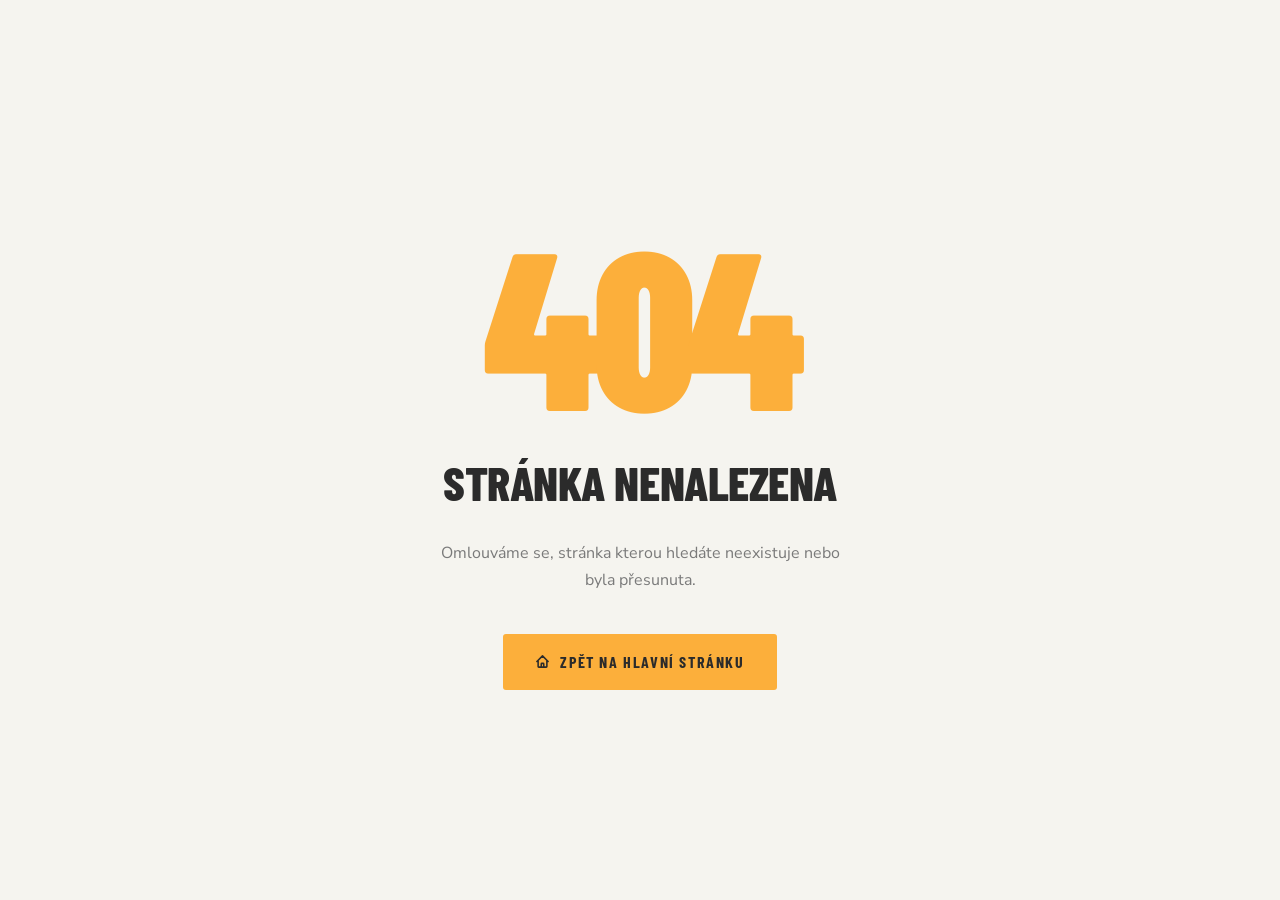
<file: errorPage.html>
<!DOCTYPE html>
<html lang="cs">
<head>
  <meta charset="UTF-8">
  <meta name="viewport" content="width=device-width, initial-scale=1.0">
  <meta name="format-detection" content="telephone=no, address=no, email=no">
  <title>Stránka nenalezena — PYTLOUNSTAV s.r.o.</title>
  <link rel="icon" type="image/png" sizes="32x32" href="media/logo.png">
  <link rel="icon" type="image/png" sizes="192x192" href="media/logo.png">
  <link rel="apple-touch-icon" sizes="180x180" href="media/logo.png">
  <link rel="preconnect" href="https://fonts.googleapis.com">
  <link rel="preconnect" href="https://fonts.gstatic.com" crossorigin>
  <link rel="stylesheet" href="style.css">
  <style>
    .error-page {
      min-height: 100svh;
      display: flex;
      flex-direction: column;
      align-items: center;
      justify-content: center;
      background: var(--warm);
      padding: 40px 24px;
      text-align: center;
    }
    .error-code {
      font-family: 'Barlow Condensed', sans-serif;
      font-size: clamp(6rem, 20vw, 14rem);
      font-weight: 900;
      line-height: 1;
      letter-spacing: -0.04em;
      color: var(--yellow);
      margin-bottom: 0;
    }
    .error-title {
      font-family: 'Barlow Condensed', sans-serif;
      font-size: clamp(1.8rem, 4vw, 3rem);
      font-weight: 800;
      text-transform: uppercase;
      letter-spacing: -0.01em;
      color: var(--dark);
      margin-top: 8px;
      margin-bottom: 16px;
    }
    .error-desc {
      font-size: 1rem;
      color: var(--muted);
      line-height: 1.7;
      max-width: 420px;
      margin-bottom: 40px;
    }
    .error-back {
      display: inline-flex;
      align-items: center;
      gap: 10px;
      padding: 14px 32px;
      background: var(--yellow);
      color: var(--dark);
      font-family: 'Barlow Condensed', sans-serif;
      font-size: 1rem;
      font-weight: 700;
      letter-spacing: 0.1em;
      text-transform: uppercase;
      text-decoration: none;
      border-radius: 3px;
      transition: background 0.2s ease, transform 0.2s ease;
    }
    .error-back:hover {
      background: #f5a520;
      transform: translateY(-1px);
    }
  </style>
</head>
<body>
  <div class="error-page">
    <div class="error-code">404</div>
    <h1 class="error-title">Stránka nenalezena</h1>
    <p class="error-desc">Omlouváme se, stránka kterou hledáte neexistuje nebo byla přesunuta.</p>
    <a href="/" class="error-back">
      <svg width="15" height="15" viewBox="0 0 24 24" fill="none" stroke="currentColor" stroke-width="2.5" stroke-linecap="round" stroke-linejoin="round">
        <path d="M3 12l2-2m0 0l7-7 7 7M5 10v10a1 1 0 001 1h3m10-11l2 2m-2-2v10a1 1 0 01-1 1h-3m-6 0a1 1 0 001-1v-4a1 1 0 011-1h2a1 1 0 011 1v4a1 1 0 001 1m-6 0h6"/>
      </svg>
      Zpět na hlavní stránku
    </a>
  </div>
</body>
</html>
</file>
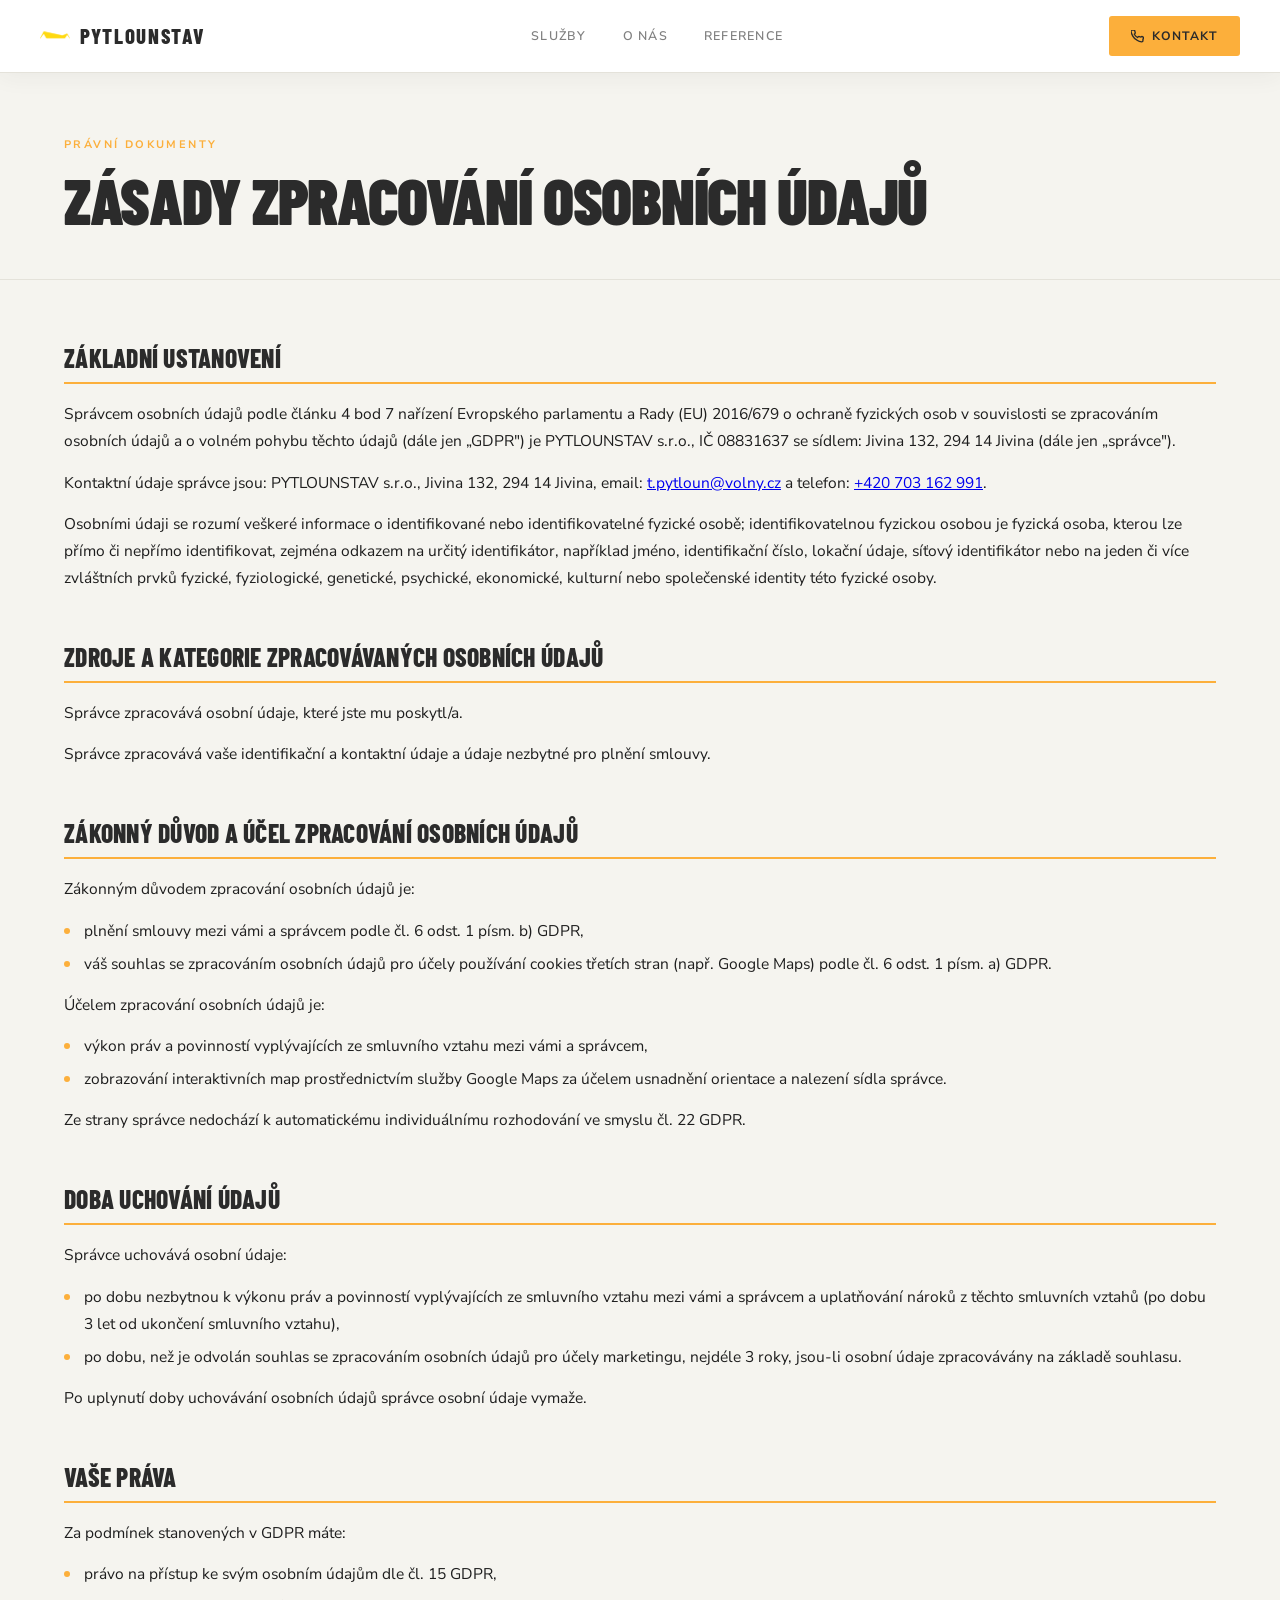
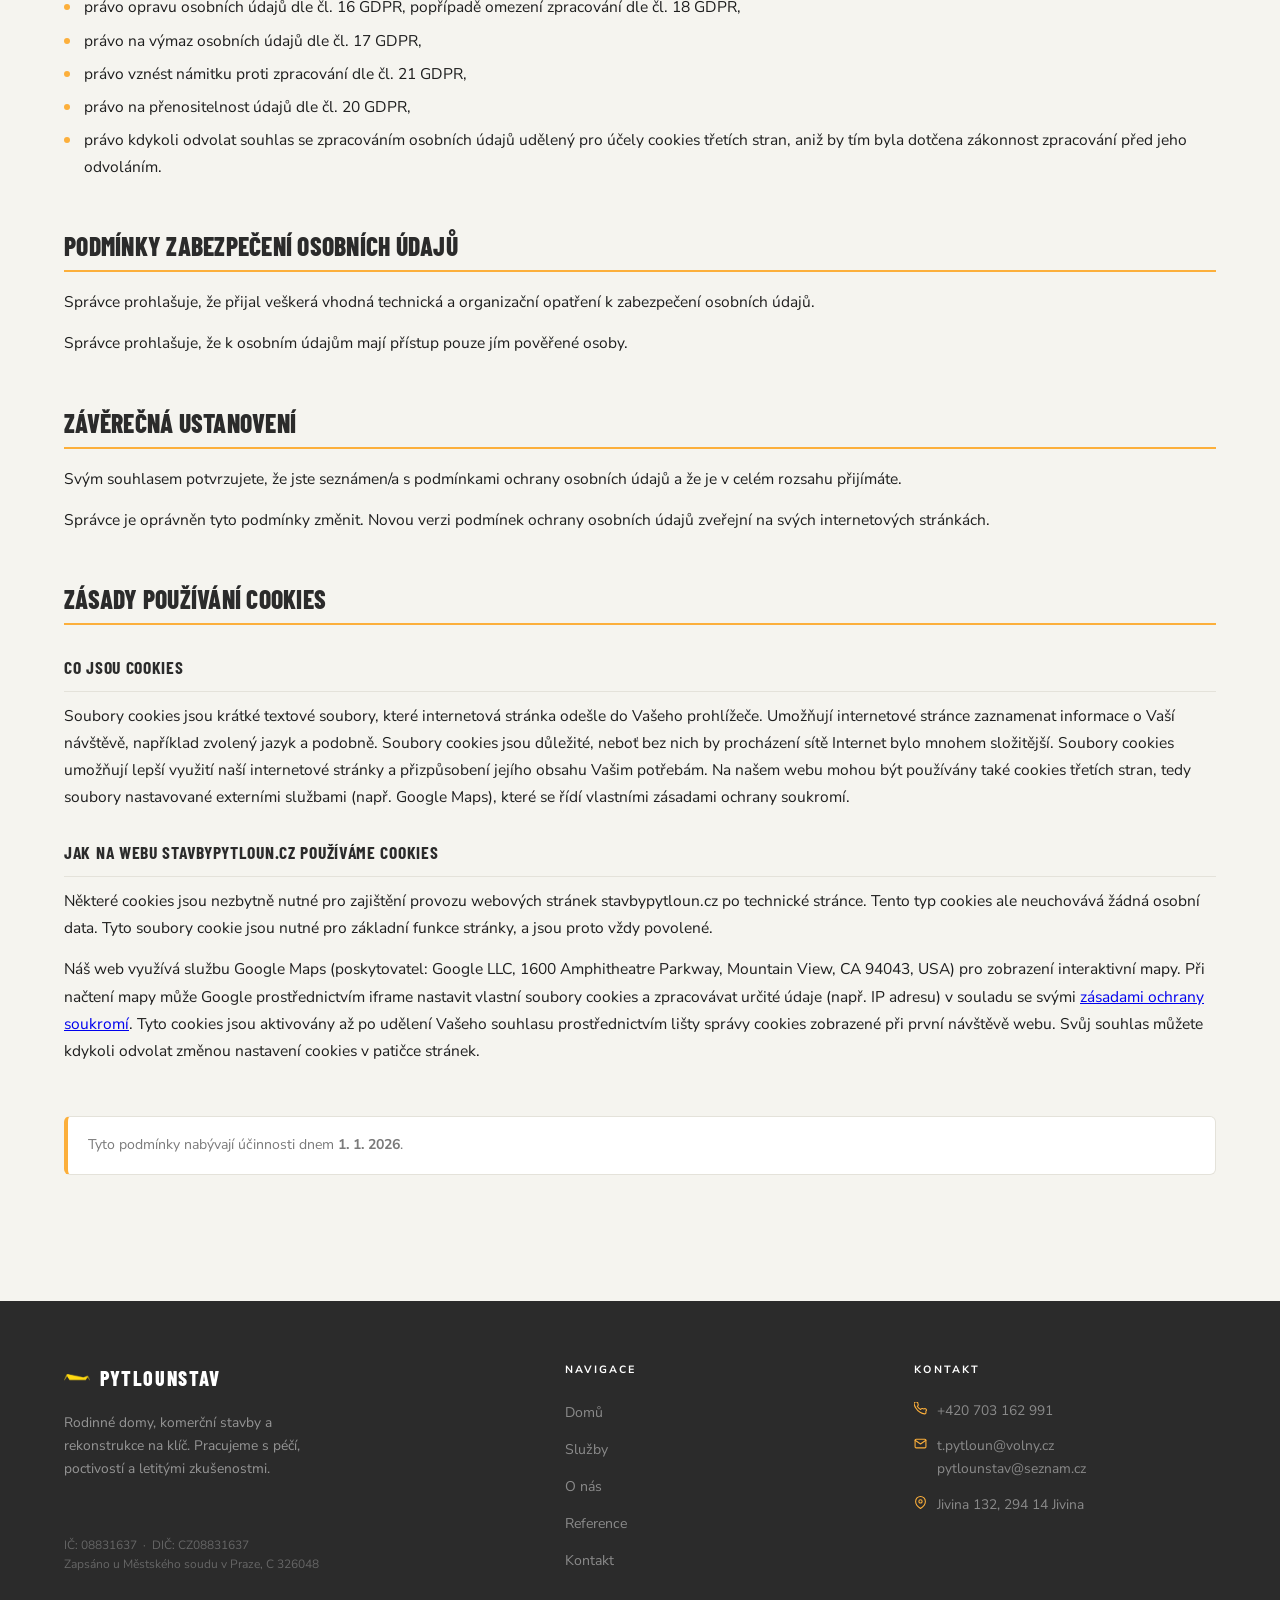
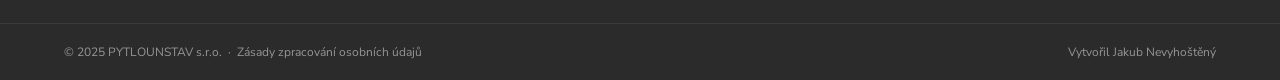
<file: zasady-zpracovani-osobnich-udaju.html>
<!DOCTYPE html>
<html lang="cs">
<head>
  <meta charset="UTF-8">
  <meta name="viewport" content="width=device-width, initial-scale=1.0">
  <title>Zásady zpracování osobních údajů — PYTLOUNSTAV s.r.o.</title>
  <link rel="preconnect" href="https://fonts.googleapis.com">
  <link rel="preconnect" href="https://fonts.gstatic.com" crossorigin>
  <link rel="stylesheet" href="style.css">
  <style>
    /* ── Page-specific styles ── */
    .gdpr-hero {
      background: var(--warm);
      padding: calc(var(--nav-h) + 64px) 0 48px;
      border-bottom: 1px solid var(--border);
    }
    .gdpr-hero-inner {
      max-width: 1280px;
      margin: 0 auto;
      padding: 0 64px;
    }
    .gdpr-hero-label {
      font-size: 0.68rem;
      font-weight: 700;
      letter-spacing: 0.22em;
      text-transform: uppercase;
      color: var(--yellow);
      margin-bottom: 16px;
    }
    .gdpr-hero h1 {
      font-family: 'Barlow Condensed', sans-serif;
      font-size: clamp(2.4rem, 5vw, 4.5rem);
      font-weight: 900;
      text-transform: uppercase;
      letter-spacing: -0.02em;
      line-height: 0.95;
      color: var(--dark);
    }

    .gdpr-content {
      background: var(--warm);
      padding: 64px 0 112px;
    }
    .gdpr-inner {
      max-width: 1280px;
      margin: 0 auto;
      padding: 0 64px;
    }

    .gdpr-inner h2 {
      font-family: 'Barlow Condensed', sans-serif;
      font-size: 1.6rem;
      font-weight: 800;
      text-transform: uppercase;
      letter-spacing: 0.01em;
      color: var(--dark);
      margin-top: 52px;
      margin-bottom: 16px;
      padding-bottom: 10px;
      border-bottom: 2px solid var(--yellow);
      line-height: 1.75rem;
    }
    .gdpr-inner h2:first-child { margin-top: 0; }

    .gdpr-inner p {
      color: var(--text);
      font-size: 0.97rem;
      line-height: 1.75;
      margin-bottom: 14px;
    }

    .gdpr-inner ul {
      margin: 0 0 14px 0;
      padding-left: 0;
      list-style: none;
    }
    .gdpr-inner ul li {
      position: relative;
      padding-left: 20px;
      font-size: 0.97rem;
      line-height: 1.75;
      color: var(--text);
      margin-bottom: 6px;
    }
    .gdpr-inner ul li::before {
      content: '';
      position: absolute;
      left: 0;
      top: 11px;
      width: 6px;
      height: 6px;
      background: var(--yellow);
      border-radius: 50%;
    }

    .gdpr-h3 {
      font-family: 'Barlow Condensed', sans-serif;
      font-size: 1.1rem;
      font-weight: 700;
      text-transform: uppercase;
      letter-spacing: 0.04em;
      color: var(--dark);
      margin-top: 28px;
      margin-bottom: 10px;
      padding-bottom: 8px;
      border-bottom: 1px solid var(--border);
    }

    .gdpr-inner .gdpr-date {
      margin-top: 52px;
      padding: 16px 20px;
      background: var(--white);
      border: 1px solid var(--border);
      border-left: 4px solid var(--yellow);
      border-radius: 6px;
      font-size: 0.88rem;
      color: var(--muted);
    }

    @media (max-width: 1100px) {
      .gdpr-hero-inner,
      .gdpr-inner { padding: 0 40px; }
    }
    @media (max-width: 640px) {
      .gdpr-hero-inner,
      .gdpr-inner { padding: 0 24px; }
    }
  </style>
</head>
<body>

  <!-- ═══════════════ NAVBAR ═════════════════════════ -->
  <nav id="navbar" class="scrolled">
    <div class="nav-inner">

      <a href="/" class="nav-logo">
        <img src="media/logo.png" alt="" class="nav-logo-img">
        PYTLOUNSTAV
      </a>

      <ul class="nav-links">
        <li><a href="/#sluzby">Služby</a></li>
        <li><a href="/#o-nas">O nás</a></li>
        <li><a href="/#reference">Reference</a></li>
      </ul>

      <a href="/#kontakt" class="nav-cta">
        <svg width="13" height="13" viewBox="0 0 24 24" fill="none" stroke="currentColor" stroke-width="2.5" stroke-linecap="round" stroke-linejoin="round">
          <path d="M22 16.92v3a2 2 0 01-2.18 2 19.79 19.79 0 01-8.63-3.07A19.5 19.5 0 013.07 10.81 19.79 19.79 0 01.01 2.18 2 2 0 012 0h3a2 2 0 012 1.72c.127.96.361 1.903.7 2.81a2 2 0 01-.45 2.11L6.09 7.91a16 16 0 006 6l1.27-1.27a2 2 0 012.11-.45c.907.339 1.85.573 2.81.7A2 2 0 0122 16.92z"/>
        </svg>
        Kontakt
      </a>

      <button class="menu-btn" id="menuBtn" aria-label="Otevřít menu" aria-expanded="false">
        <span class="bar"></span>
        <span class="bar"></span>
        <span class="bar"></span>
      </button>

    </div>
  </nav>

  <!-- Mobile menu -->
  <div id="mobile-menu" role="dialog" aria-label="Navigace">
    <a href="/#sluzby">Služby</a>
    <a href="/#o-nas">O nás</a>
    <a href="/#reference">Reference</a>
    <a href="/#kontakt" class="mob-cta">
      <svg width="13" height="13" viewBox="0 0 24 24" fill="none" stroke="currentColor" stroke-width="2.5" stroke-linecap="round" stroke-linejoin="round">
        <path d="M22 16.92v3a2 2 0 01-2.18 2 19.79 19.79 0 01-8.63-3.07A19.5 19.5 0 013.07 10.81 19.79 19.79 0 01.01 2.18 2 2 0 012 0h3a2 2 0 012 1.72c.127.96.361 1.903.7 2.81a2 2 0 01-.45 2.11L6.09 7.91a16 16 0 006 6l1.27-1.27a2 2 0 012.11-.45c.907.339 1.85.573 2.81.7A2 2 0 0122 16.92z"/>
      </svg>
      Kontakt
    </a>
  </div>

  <!-- ═══════════════ PAGE HEADER ════════════════════ -->
  <section class="gdpr-hero">
    <div class="gdpr-hero-inner">
      <div class="gdpr-hero-label">Právní dokumenty</div>
      <h1>Zásady zpracování osobních údajů</h1>
    </div>
  </section>

<!-- ═══════════════ CONTENT ════════════════════════ -->
  <section class="gdpr-content">
    <div class="gdpr-inner">

      <h2>Základní ustanovení</h2>
      <p>Správcem osobních údajů podle článku 4 bod 7 nařízení Evropského parlamentu a Rady (EU) 2016/679 o ochraně fyzických osob v souvislosti se zpracováním osobních údajů a o volném pohybu těchto údajů (dále jen „GDPR") je PYTLOUNSTAV s.r.o., IČ 08831637 se sídlem: Jivina 132, 294 14 Jivina (dále jen „správce").</p>
      <p>Kontaktní údaje správce jsou: PYTLOUNSTAV s.r.o., Jivina 132, 294 14 Jivina, email: <a href="mailto:t.pytloun@volny.cz">t.pytloun@volny.cz</a> a telefon: <a href="tel:+420703162991">+420 703 162 991</a>.</p>
      <p>Osobními údaji se rozumí veškeré informace o identifikované nebo identifikovatelné fyzické osobě; identifikovatelnou fyzickou osobou je fyzická osoba, kterou lze přímo či nepřímo identifikovat, zejména odkazem na určitý identifikátor, například jméno, identifikační číslo, lokační údaje, síťový identifikátor nebo na jeden či více zvláštních prvků fyzické, fyziologické, genetické, psychické, ekonomické, kulturní nebo společenské identity této fyzické osoby.</p>

      <h2>Zdroje a kategorie zpracovávaných osobních údajů</h2>
      <p>Správce zpracovává osobní údaje, které jste mu poskytl/a.</p>
      <p>Správce zpracovává vaše identifikační a kontaktní údaje a údaje nezbytné pro plnění smlouvy.</p>

      <h2>Zákonný důvod a účel zpracování osobních údajů</h2>
      <p>Zákonným důvodem zpracování osobních údajů je:</p>
      <ul>
        <li>plnění smlouvy mezi vámi a správcem podle čl. 6 odst. 1 písm. b) GDPR,</li>
        <li>váš souhlas se zpracováním osobních údajů pro účely používání cookies třetích stran (např. Google Maps) podle čl. 6 odst. 1 písm. a) GDPR.</li>
      </ul>
      <p>Účelem zpracování osobních údajů je:</p>
      <ul>
        <li>výkon práv a povinností vyplývajících ze smluvního vztahu mezi vámi a správcem,</li>
        <li>zobrazování interaktivních map prostřednictvím služby Google Maps za účelem usnadnění orientace a nalezení sídla správce.</li>
      </ul>
      <p>Ze strany správce nedochází k automatickému individuálnímu rozhodování ve smyslu čl. 22 GDPR.</p>

      <h2>Doba uchování údajů</h2>
      <p>Správce uchovává osobní údaje:</p>
      <ul>
        <li>po dobu nezbytnou k výkonu práv a povinností vyplývajících ze smluvního vztahu mezi vámi a správcem a uplatňování nároků z těchto smluvních vztahů (po dobu 3 let od ukončení smluvního vztahu),</li>
        <li>po dobu, než je odvolán souhlas se zpracováním osobních údajů pro účely marketingu, nejdéle 3 roky, jsou-li osobní údaje zpracovávány na základě souhlasu.</li>
      </ul>
      <p>Po uplynutí doby uchovávání osobních údajů správce osobní údaje vymaže.</p>

      <h2>Vaše práva</h2>
      <p>Za podmínek stanovených v GDPR máte:</p>
      <ul>
        <li>právo na přístup ke svým osobním údajům dle čl. 15 GDPR,</li>
        <li>právo opravu osobních údajů dle čl. 16 GDPR, popřípadě omezení zpracování dle čl. 18 GDPR,</li>
        <li>právo na výmaz osobních údajů dle čl. 17 GDPR,</li>
        <li>právo vznést námitku proti zpracování dle čl. 21 GDPR,</li>
        <li>právo na přenositelnost údajů dle čl. 20 GDPR,</li>
        <li>právo kdykoli odvolat souhlas se zpracováním osobních údajů udělený pro účely cookies třetích stran, aniž by tím byla dotčena zákonnost zpracování před jeho odvoláním.</li>
      </ul>

      <h2>Podmínky zabezpečení osobních údajů</h2>
      <p>Správce prohlašuje, že přijal veškerá vhodná technická a organizační opatření k zabezpečení osobních údajů.</p>
      <p>Správce prohlašuje, že k osobním údajům mají přístup pouze jím pověřené osoby.</p>

      <h2>Závěrečná ustanovení</h2>
      <p>Svým souhlasem potvrzujete, že jste seznámen/a s podmínkami ochrany osobních údajů a že je v celém rozsahu přijímáte.</p>
      <p>Správce je oprávněn tyto podmínky změnit. Novou verzi podmínek ochrany osobních údajů zveřejní na svých internetových stránkách.</p>

      <h2>Zásady používání cookies</h2>
      <h3 class="gdpr-h3">Co jsou cookies</h3>
      <p>Soubory cookies jsou krátké textové soubory, které internetová stránka odešle do Vašeho prohlížeče. Umožňují internetové stránce zaznamenat informace o Vaší návštěvě, například zvolený jazyk a podobně. Soubory cookies jsou důležité, neboť bez nich by procházení sítě Internet bylo mnohem složitější. Soubory cookies umožňují lepší využití naší internetové stránky a přizpůsobení jejího obsahu Vašim potřebám. Na našem webu mohou být používány také cookies třetích stran, tedy soubory nastavované externími službami (např. Google Maps), které se řídí vlastními zásadami ochrany soukromí.</p>

      <h3 class="gdpr-h3">Jak na webu stavbypytloun.cz používáme cookies</h3>
      <p>Některé cookies jsou nezbytně nutné pro zajištění provozu webových stránek stavbypytloun.cz po technické stránce. Tento typ cookies ale neuchovává žádná osobní data. Tyto soubory cookie jsou nutné pro základní funkce stránky, a jsou proto vždy povolené.</p>
      <p>Náš web využívá službu Google Maps (poskytovatel: Google LLC, 1600 Amphitheatre Parkway, Mountain View, CA 94043, USA) pro zobrazení interaktivní mapy. Při načtení mapy může Google prostřednictvím iframe nastavit vlastní soubory cookies a zpracovávat určité údaje (např. IP adresu) v souladu se svými <a href="https://policies.google.com/privacy" target="_blank" rel="noopener noreferrer">zásadami ochrany soukromí</a>. Tyto cookies jsou aktivovány až po udělení Vašeho souhlasu prostřednictvím lišty správy cookies zobrazené při první návštěvě webu. Svůj souhlas můžete kdykoli odvolat změnou nastavení cookies v patičce stránek.</p>

      <p class="gdpr-date">Tyto podmínky nabývají účinnosti dnem <strong>1. 1. 2026</strong>.</p>

    </div>
  </section>

  <!-- ═══════════════ FOOTER ════════════════════════ -->
  <footer class="footer">
    <div class="footer-inner">

      <div>
        <div class="footer-brand">
          <img src="media/logo.png" alt="" class="footer-logo-img">
          PYTLOUNSTAV
        </div>
        <p class="footer-about">
          Rodinné domy, komerční stavby a rekonstrukce na klíč.
          Pracujeme s péčí, poctivostí a letitými zkušenostmi.
        </p>
        <p class="footer-legal">
          IČ: 08831637 &nbsp;·&nbsp; DIČ: CZ08831637<br>
          Zapsáno u Městského soudu v Praze, C 326048
        </p>
      </div>

      <div>
        <div class="footer-heading">Navigace</div>
        <ul class="footer-links">
          <li><a href="/">Domů</a></li>
          <li><a href="/#sluzby">Služby</a></li>
          <li><a href="/#o-nas">O nás</a></li>
          <li><a href="/#reference">Reference</a></li>
          <li><a href="/#kontakt">Kontakt</a></li>
        </ul>
      </div>

      <div>
        <div class="footer-heading">Kontakt</div>
        <div class="footer-contact-item">
          <svg width="13" height="13" viewBox="0 0 24 24" fill="none" stroke="currentColor" stroke-width="2" stroke-linecap="round" stroke-linejoin="round">
            <path d="M22 16.92v3a2 2 0 01-2.18 2 19.79 19.79 0 01-8.63-3.07A19.5 19.5 0 013.07 10.81 19.79 19.79 0 01.01 2.18 2 2 0 012 0h3a2 2 0 012 1.72c.127.96.361 1.903.7 2.81a2 2 0 01-.45 2.11L6.09 7.91a16 16 0 006 6l1.27-1.27a2 2 0 012.11-.45c.907.339 1.85.573 2.81.7A2 2 0 0122 16.92z"/>
          </svg>
          <a href="tel:+420703162991">+420 703 162 991</a>
        </div>
        <div class="footer-contact-item">
          <svg width="13" height="13" viewBox="0 0 24 24" fill="none" stroke="currentColor" stroke-width="2" stroke-linecap="round" stroke-linejoin="round">
            <path d="M4 4h16c1.1 0 2 .9 2 2v12c0 1.1-.9 2-2 2H4c-1.1 0-2-.9-2-2V6c0-1.1.9-2 2-2z"/>
            <polyline points="22,6 12,13 2,6"/>
          </svg>
          <div>
            <a href="mailto:t.pytloun@volny.cz">t.pytloun@volny.cz</a>
            <a href="mailto:pytlounstav@seznam.cz">pytlounstav@seznam.cz</a>
          </div>
        </div>
        <div class="footer-contact-item">
          <svg width="13" height="13" viewBox="0 0 24 24" fill="none" stroke="currentColor" stroke-width="2" stroke-linecap="round" stroke-linejoin="round">
            <path d="M21 10c0 7-9 13-9 13s-9-6-9-13a9 9 0 0118 0z"/>
            <circle cx="12" cy="10" r="3"/>
          </svg>
          <span>Jivina 132, 294 14 Jivina</span>
        </div>
      </div>

    </div>

    <div class="footer-bottom">
      <span>&copy; 2025 PYTLOUNSTAV s.r.o. &nbsp;·&nbsp; <a href="/zasady-zpracovani-osobnich-udaju" class="footer-bottom-link">Zásady zpracování osobních údajů</a></span>
      <span>Vytvořil Jakub Nevyhoštěný</span>
    </div>
  </footer>

  <script src="script.js"></script>
</body>
</html>
</file>
<file: style.css>
/* =========================================================
   PYTLOUNSTAV — Global Styles
   Palette: #2b2b2b | #fcaf3b | #77b978 | #f37262 | #fff
   ========================================================= */

@import url('https://fonts.googleapis.com/css2?family=Barlow+Condensed:wght@600;700;800;900&family=Nunito+Sans:ital,wght@0,300;0,400;0,500;0,600;0,700;1,400&display=swap');

*, *::before, *::after { box-sizing: border-box; margin: 0; padding: 0; }

:root {
  --dark:   #2b2b2b;
  --yellow: #fcaf3b;
  --green:  #77b978;
  --coral:  #f37262;
  --white:  #ffffff;
  --warm:   #f5f4ef;
  --warm-2: #ebe9e1;
  --text:   #1e1e1e;
  --muted:  #7a7a7a;
  --border: #e4e2da;
  --nav-h:  72px;

  --shadow-sm:   0 1px 3px rgba(43,43,43,0.05), 0 4px 12px rgba(43,43,43,0.07);
  --shadow-card: 0 2px 4px rgba(43,43,43,0.04), 0 8px 20px rgba(43,43,43,0.08), 0 20px 40px rgba(43,43,43,0.05);
  --shadow-card-hover: 0 4px 8px rgba(43,43,43,0.06), 0 16px 32px rgba(43,43,43,0.11), 0 32px 56px rgba(43,43,43,0.07);
  --shadow-yellow: 0 4px 12px rgba(252,175,59,0.3), 0 12px 32px rgba(252,175,59,0.18);
}

html { scroll-behavior: smooth; font-size: 16px; }

body {
  font-family: 'Nunito Sans', system-ui, sans-serif;
  font-weight: 400;
  line-height: 1.7;
  color: var(--text);
  background: var(--warm);
  overflow-x: hidden;
}

/* ─── SECTION LABEL ──────────────────────────────────── */
.section-label {
  display: inline-flex;
  align-items: center;
  gap: 10px;
  font-size: 0.68rem;
  font-weight: 700;
  letter-spacing: 0.22em;
  text-transform: uppercase;
  color: var(--yellow);
}

.section-label::before {
  content: '';
  display: block;
  width: 24px;
  height: 2px;
  background: var(--yellow);
  flex-shrink: 0;
}

/* ─── NAVBAR ─────────────────────────────────────────── */
#navbar {
  position: fixed;
  top: 0; left: 0; right: 0;
  z-index: 100;
  height: var(--nav-h);
  transition: background 0.35s ease, box-shadow 0.35s ease;
  background: transparent;
}

#navbar .nav-logo   { color: var(--white); }
#navbar .nav-links a { color: rgba(255,255,255,0.8); }
#navbar .menu-btn   { color: var(--white); }

#navbar.scrolled {
  background: rgba(255,255,255,0.97);
  backdrop-filter: blur(14px);
  box-shadow: 0 1px 0 var(--border), 0 4px 24px rgba(43,43,43,0.06);
}

#navbar.scrolled .nav-logo   { color: var(--dark); }
#navbar.scrolled .nav-links a { color: rgba(43,43,43,0.6); }
#navbar.scrolled .menu-btn   { color: var(--dark); }

.nav-inner {
  max-width: 1280px;
  margin: 0 auto;
  padding: 0 40px;
  height: 100%;
  display: flex;
  align-items: center;
  justify-content: space-between;
}

.nav-logo {
  display: flex;
  align-items: center;
  gap: 10px;
  text-decoration: none;
  font-family: 'Barlow Condensed', sans-serif;
  font-size: 1.3rem;
  font-weight: 800;
  letter-spacing: 0.08em;
  text-transform: uppercase;
  transition: color 0.3s ease;
}

.nav-logo-img {
  height: 30px;
  width: auto;
  display: block;
  /* Always visible regardless of navbar state */
  filter: brightness(0) saturate(100%) invert(73%) sepia(76%) saturate(510%) hue-rotate(1deg) brightness(104%) contrast(100%);
}

.nav-links {
  display: flex;
  align-items: center;
  gap: 36px;
  list-style: none;
}

.nav-links a {
  text-decoration: none;
  font-size: 0.78rem;
  font-weight: 600;
  letter-spacing: 0.1em;
  text-transform: uppercase;
  transition: color 0.2s ease;
  position: relative;
  padding-bottom: 2px;
}

.nav-links a::after {
  content: '';
  position: absolute;
  bottom: -2px; left: 0;
  width: 0; height: 2px;
  background: var(--yellow);
  transition: width 0.25s ease;
}

.nav-links a:hover::after,
.nav-links a.active::after { width: 100%; }

#navbar .nav-links a:hover { color: var(--white); }
#navbar.scrolled .nav-links a:hover { color: var(--dark); }
#navbar .nav-links a.active { color: var(--white); }
#navbar.scrolled .nav-links a.active { color: var(--dark); }

.nav-cta {
  display: inline-flex;
  align-items: center;
  gap: 8px;
  padding: 10px 22px;
  background: var(--yellow);
  color: var(--dark);
  font-size: 0.76rem;
  font-weight: 700;
  letter-spacing: 0.08em;
  text-transform: uppercase;
  text-decoration: none;
  border-radius: 3px;
  transition: background 0.2s ease, transform 0.2s ease, box-shadow 0.2s ease;
}

.nav-cta:hover {
  background: #f5a520;
  transform: translateY(-1px);
  box-shadow: var(--shadow-yellow);
}

.nav-cta:active { transform: translateY(0); }

.menu-btn {
  display: none;
  flex-direction: column;
  justify-content: center;
  gap: 5px;
  background: none;
  border: none;
  cursor: pointer;
  padding: 4px;
  transition: color 0.3s ease;
}

/* Hamburger bars */
.bar {
  display: block;
  width: 22px;
  height: 2px;
  background: currentColor;
  border-radius: 2px;
  transform-origin: center;
  transition: transform 0.3s cubic-bezier(0.4, 0, 0.2, 1), opacity 0.2s ease;
}

.menu-btn.open .bar:nth-child(1) { transform: translateY(7px) rotate(45deg); }
.menu-btn.open .bar:nth-child(2) { opacity: 0; transform: scaleX(0); }
.menu-btn.open .bar:nth-child(3) { transform: translateY(-7px) rotate(-45deg); }

/* Mobile menu — slides out from under navbar */
#mobile-menu {
  display: flex;
  position: fixed;
  top: var(--nav-h);
  left: 0;
  right: 0;
  background: var(--white);
  z-index: 99;
  padding: 32px 32px 28px;
  flex-direction: column;
  gap: 4px;
  border-top: 1px solid var(--border);
  box-shadow: 0 12px 32px rgba(0,0,0,0.1);
  transform: translateY(-12px);
  opacity: 0;
  pointer-events: none;
  transition: transform 0.32s cubic-bezier(0.4, 0, 0.2, 1), opacity 0.25s ease;
}

#mobile-menu.open {
  transform: translateY(0);
  opacity: 1;
  pointer-events: all;
}

#mobile-menu a {
  font-family: 'Barlow Condensed', sans-serif;
  font-size: 2.4rem;
  font-weight: 800;
  letter-spacing: -0.01em;
  text-transform: uppercase;
  color: var(--dark);
  text-decoration: none;
  padding: 8px 0;
  border-bottom: 1px solid var(--border);
  transition: color 0.2s ease, padding-left 0.2s ease;
}

#mobile-menu a:hover { color: var(--yellow); padding-left: 12px; }

#mobile-menu .mob-cta {
  margin-top: 24px;
  display: inline-flex;
  align-items: center;
  gap: 8px;
  width: fit-content;
  padding: 12px 28px;
  background: var(--yellow);
  color: var(--dark);
  font-family: 'Barlow Condensed', sans-serif;
  font-size: 1rem;
  font-weight: 700;
  letter-spacing: 0.1em;
  text-transform: uppercase;
  border-radius: 3px;
  text-decoration: none;
  border-bottom: none;
}

#mobile-menu .mob-cta:hover { background: #f5a520; padding-left: 28px; color: var(--dark); }

/* ─── HERO — full bleed ──────────────────────────────── */
.hero {
  position: relative;
  min-height: 100svh;
  display: flex;
  flex-direction: column;
  overflow: hidden;
  padding-bottom: 64px; /* room for overlapping stats card */
}

/* Background photo */
.hero-bg {
  position: absolute;
  inset: 0;
  z-index: 0;
}

.hero-bg-img {
  width: 100%;
  height: 100%;
  object-fit: cover;
  object-position: center 35%;
  display: block;
}

/* Gradient overlay: dark left for text, reveals photo on right */
.hero-bg::after {
  content: '';
  position: absolute;
  inset: 0;
  background:
    linear-gradient(to right,
      rgba(20,20,20,0.88) 0%,
      rgba(20,20,20,0.68) 35%,
      rgba(20,20,20,0.22) 62%,
      rgba(20,20,20,0.0)  80%
    ),
    linear-gradient(to top,
      rgba(20,20,20,0.55) 0%,
      transparent 28%
    );
}

/* Content sits over overlay */
.hero-content {
  position: relative;
  z-index: 2;
  flex: 1;
  display: flex;
  align-items: center;
  max-width: 1280px;
  margin: 0 auto;
  width: 100%;
  padding: calc(var(--nav-h) + 48px) 64px 56px;
}

.hero-text { max-width: 52%; }

.hero-tag {
  display: inline-flex;
  align-items: center;
  gap: 10px;
  font-size: 0.68rem;
  font-weight: 700;
  letter-spacing: 0.22em;
  text-transform: uppercase;
  color: var(--yellow);
  margin-bottom: 20px;
}

.hero-tag::before {
  content: '';
  display: block;
  width: 20px;
  height: 2px;
  background: var(--yellow);
}

.hero-h1 {
  font-family: 'Barlow Condensed', sans-serif;
  font-weight: 900;
  font-size: clamp(4.5rem, 7vw, 8.5rem);
  line-height: 1;
  letter-spacing: -0.025em;
  text-transform: uppercase;
  color: var(--white);
}

.hero-h1 .accent { color: var(--yellow); }

.hero-sub {
  margin-top: 24px;
  font-size: 1.05rem;
  font-weight: 400;
  color: rgba(255,255,255,0.7);
  line-height: 1.7;
  max-width: 380px;
}

.hero-buttons {
  display: flex;
  align-items: center;
  gap: 14px;
  margin-top: 36px;
  flex-wrap: wrap;
}

.btn-primary {
  display: inline-flex;
  align-items: center;
  gap: 9px;
  padding: 14px 28px;
  background: var(--yellow);
  color: var(--dark);
  font-weight: 700;
  font-size: 0.8rem;
  letter-spacing: 0.1em;
  text-transform: uppercase;
  text-decoration: none;
  border-radius: 3px;
  transition: background 0.2s ease, transform 0.2s ease, box-shadow 0.2s ease;
  cursor: pointer;
}

.btn-primary:hover {
  background: #f5a520;
  transform: translateY(-2px);
  box-shadow: var(--shadow-yellow);
}

.btn-primary:active { transform: translateY(0); }

.btn-ghost {
  display: inline-flex;
  align-items: center;
  gap: 8px;
  padding: 13px 24px;
  border: 1.5px solid rgba(255,255,255,0.35);
  color: rgba(255,255,255,0.85);
  font-weight: 600;
  font-size: 0.8rem;
  letter-spacing: 0.08em;
  text-transform: uppercase;
  text-decoration: none;
  border-radius: 3px;
  transition: border-color 0.2s ease, color 0.2s ease, background 0.2s ease;
}

.btn-ghost:hover {
  border-color: rgba(255,255,255,0.7);
  color: var(--white);
  background: rgba(255,255,255,0.08);
}

/* ─── STATS SECTION ──────────────────────────────────── */
.stats-section {
  background: transparent;
  padding: 0 40px 48px;
  display: flex;
  justify-content: center;
  position: relative;
  z-index: 10;
  margin-top: -48px;
}

.stats-group {
  display: inline-flex;
  align-items: stretch;
  background: var(--white);
  border-radius: 14px;
  box-shadow: 0 8px 40px rgba(0,0,0,0.14), 0 2px 8px rgba(0,0,0,0.06);
  border: 1px solid var(--border);
  overflow: hidden;
}

.stat-item {
  padding: 32px 56px;
  text-align: center;
  border-right: 1px solid var(--border);
  display: flex;
  flex-direction: column;
  align-items: center;
}

.stat-item:last-child { border-right: none; }

.stat-num {
  font-family: 'Barlow Condensed', sans-serif;
  font-size: 3rem;
  font-weight: 900;
  color: var(--yellow);
  line-height: 1;
  letter-spacing: -0.02em;
}

.stat-label {
  font-size: 0.7rem;
  font-weight: 700;
  letter-spacing: 0.14em;
  text-transform: uppercase;
  color: var(--muted);
  margin-top: 8px;
  white-space: nowrap;
}

/* ─── SERVICES ───────────────────────────────────────── */
.services-section {
  background: var(--warm);
  padding: 80px 0 112px;
}

.services-inner {
  max-width: 1280px;
  margin: 0 auto;
  padding: 0 64px;
}

.services-header {
  display: grid;
  grid-template-columns: 1fr auto;
  align-items: end;
  margin-bottom: 52px;
  gap: 32px;
}

.services-h2 {
  font-family: 'Barlow Condensed', sans-serif;
  font-size: clamp(3rem, 4.5vw, 5rem);
  font-weight: 900;
  text-transform: uppercase;
  letter-spacing: -0.02em;
  line-height: 0.9;
  color: var(--dark);
  margin-top: 16px;
}

.services-desc {
  max-width: 380px;
  color: var(--muted);
  font-size: 0.92rem;
  line-height: 1.7;
}

.services-grid {
  display: grid;
  grid-template-columns: repeat(3, 1fr);
  gap: 18px;
}

.service-card {
  background: var(--white);
  border-radius: 8px;
  padding: 32px 26px;
  border-top: 3px solid transparent;
  box-shadow: var(--shadow-sm);
  transition: border-top-color 0.25s ease, transform 0.25s ease, box-shadow 0.25s ease;
  cursor: default;
}

.service-card:hover {
  border-top-color: var(--yellow);
  transform: translateY(-5px);
  box-shadow: var(--shadow-card-hover);
}

.service-icon {
  width: 48px; height: 48px;
  margin-bottom: 20px;
  display: flex;
  align-items: center;
  justify-content: center;
  background: rgba(252,175,59,0.12);
  border-radius: 10px;
  color: #c98b10;
  transition: background 0.25s ease, color 0.25s ease;
}

.service-card:hover .service-icon {
  background: var(--yellow);
  color: var(--dark);
}

.service-title {
  font-family: 'Barlow Condensed', sans-serif;
  font-size: 1.3rem;
  font-weight: 800;
  text-transform: uppercase;
  letter-spacing: 0.01em;
  color: var(--dark);
  margin-bottom: 8px;
  line-height: 1.1;
}

.service-desc {
  font-size: 0.88rem;
  color: var(--muted);
  line-height: 1.65;
}

/* ─── ABOUT ──────────────────────────────────────────── */
.about-section {
  background: var(--white);
  padding: 112px 0;
  border-top: 1px solid var(--border);
}

.about-inner {
  max-width: 1280px;
  margin: 0 auto;
  padding: 0 64px;
  display: grid;
  grid-template-columns: 1fr 1fr;
  gap: 80px;
  align-items: stretch; /* stretch so both columns match height */
}

.about-left {
  display: flex;
  flex-direction: column;
}

.about-h2 {
  font-family: 'Barlow Condensed', sans-serif;
  font-size: clamp(3rem, 4.5vw, 5rem);
  font-weight: 900;
  text-transform: uppercase;
  color: var(--dark);
  letter-spacing: -0.02em;
  line-height: 0.9;
  margin-top: 16px;
}

.about-rule {
  width: 48px; height: 3px;
  background: var(--yellow);
  margin-top: 28px;
}

.about-body {
  margin-top: 28px;
  color: #555;
  font-size: 1rem;
  line-height: 1.75;
}

.about-quote {
  margin-top: 28px;
  padding: 18px 22px;
  border-left: 4px solid var(--yellow);
  background: rgba(252,175,59,0.06);
  border-radius: 0 4px 4px 0;
  font-style: italic;
  color: var(--text);
  font-size: 1rem;
  line-height: 1.65;
}

.about-author {
  margin-top: 12px;
  font-size: 0.72rem;
  font-weight: 700;
  letter-spacing: 0.16em;
  text-transform: uppercase;
  color: var(--muted);
}

/* Values — right column fills same height as left */
.values {
  display: flex;
  flex-direction: column;
  gap: 12px;
  height: 100%;
}

.value-card {
  flex: 1;
  display: flex;
  align-items: center;
  gap: 18px;
  padding: 28px 24px;
  background: var(--warm);
  border: 1px solid var(--border);
  border-left: 4px solid transparent;
  border-radius: 8px;
  transition: border-left-color 0.25s ease, background 0.25s ease;
}

.value-card:hover {
  border-left-color: var(--yellow);
  background: var(--white);
}

.value-icon {
  width: 44px; height: 44px;
  background: var(--yellow);
  border-radius: 10px;
  display: flex;
  align-items: center;
  justify-content: center;
  flex-shrink: 0;
  color: var(--dark);
}

.value-title {
  font-family: 'Barlow Condensed', sans-serif;
  font-size: 1.2rem;
  font-weight: 700;
  text-transform: uppercase;
  letter-spacing: 0.02em;
  color: var(--dark);
  margin-bottom: 4px;
}

.value-desc {
  font-size: 0.88rem;
  color: var(--muted);
  line-height: 1.55;
}

/* ─── PORTFOLIO ──────────────────────────────────────── */
.portfolio-section {
  background: var(--warm);
  padding: 112px 0;
  border-top: 1px solid var(--border);
}

.portfolio-inner {
  max-width: 1280px;
  margin: 0 auto;
  padding: 0 64px;
}

.portfolio-header {
  display: flex;
  align-items: flex-end;
  justify-content: space-between;
  margin-bottom: 44px;
  gap: 24px;
}

.portfolio-h2 {
  font-family: 'Barlow Condensed', sans-serif;
  font-size: clamp(3rem, 4.5vw, 5rem);
  font-weight: 900;
  text-transform: uppercase;
  letter-spacing: -0.02em;
  line-height: 0.9;
  color: var(--dark);
  margin-top: 16px;
}

.portfolio-link {
  display: inline-flex;
  align-items: center;
  gap: 8px;
  color: var(--dark);
  font-weight: 700;
  font-size: 0.78rem;
  letter-spacing: 0.1em;
  text-transform: uppercase;
  text-decoration: none;
  padding-bottom: 2px;
  border-bottom: 2px solid var(--yellow);
  transition: color 0.2s ease, gap 0.2s ease;
  flex-shrink: 0;
}

.portfolio-link:hover { color: var(--yellow); gap: 14px; }

/* 4-col photo grid */
.portfolio-grid {
  display: grid;
  grid-template-columns: repeat(4, 1fr);
  gap: 10px;
}

.portfolio-item {
  aspect-ratio: 4/3;
  overflow: hidden;
  border-radius: 6px;
  background: var(--warm-2);
  cursor: zoom-in;
  position: relative;
}

.portfolio-item img {
  width: 100%;
  height: 100%;
  object-fit: cover;
  display: block;
  transition: transform 0.5s cubic-bezier(0.16, 1, 0.3, 1), filter 0.4s ease;
}

.portfolio-item:hover img {
  transform: scale(1.05);
  filter: brightness(0.85);
}

/* Subtle zoom hint icon on hover */
.portfolio-item::after {
  content: '';
  position: absolute;
  inset: 0;
  background: rgba(252,175,59,0);
  border: 2px solid transparent;
  border-radius: 6px;
  transition: border-color 0.25s ease;
  pointer-events: none;
}

.portfolio-item:hover::after {
  border-color: var(--yellow);
}

/* ─── LIGHTBOX ───────────────────────────────────────── */
.lightbox {
  position: fixed;
  inset: 0;
  background: rgba(10,10,10,0.94);
  z-index: 1000;
  display: flex;
  align-items: center;
  justify-content: center;
  opacity: 0;
  pointer-events: none;
  transition: opacity 0.3s ease;
  backdrop-filter: blur(4px);
}

.lightbox.open {
  opacity: 1;
  pointer-events: all;
}

.lightbox-body {
  max-width: 90vw;
  max-height: 90svh;
  display: flex;
  align-items: center;
  justify-content: center;
  position: relative;
}

.lightbox-img {
  max-width: 90vw;
  max-height: 86svh;
  object-fit: contain;
  border-radius: 4px;
  display: block;
  transition: opacity 0.2s ease;
  box-shadow: 0 24px 80px rgba(0,0,0,0.6);
}

.lightbox-img.loading { opacity: 0; }

.lightbox-close {
  position: absolute;
  top: 20px; right: 20px;
  width: 44px; height: 44px;
  background: rgba(255,255,255,0.1);
  border: 1.5px solid rgba(255,255,255,0.2);
  border-radius: 50%;
  color: var(--white);
  cursor: pointer;
  display: flex;
  align-items: center;
  justify-content: center;
  transition: background 0.2s ease, border-color 0.2s ease;
  z-index: 2;
}

.lightbox-close:hover {
  background: rgba(255,255,255,0.18);
  border-color: rgba(255,255,255,0.5);
}

.lightbox-nav {
  position: absolute;
  top: 50%;
  transform: translateY(-50%);
  width: 48px; height: 48px;
  background: rgba(255,255,255,0.1);
  border: 1.5px solid rgba(255,255,255,0.2);
  border-radius: 50%;
  color: var(--white);
  cursor: pointer;
  display: flex;
  align-items: center;
  justify-content: center;
  transition: background 0.2s ease, border-color 0.2s ease, transform 0.2s ease;
  z-index: 2;
}

.lightbox-prev { left: 20px; }
.lightbox-next { right: 20px; }

.lightbox-nav:hover {
  background: var(--yellow);
  border-color: var(--yellow);
  color: var(--dark);
}

.lightbox-prev:hover { transform: translateY(-50%) translateX(-2px); }
.lightbox-next:hover { transform: translateY(-50%) translateX(2px); }

.lightbox-counter {
  position: absolute;
  bottom: 20px;
  left: 50%;
  transform: translateX(-50%);
  font-size: 0.75rem;
  font-weight: 700;
  letter-spacing: 0.12em;
  color: rgba(255,255,255,0.55);
  text-transform: uppercase;
}

/* ─── CTA STRIP ──────────────────────────────────────── */
.cta-strip {
  background: var(--yellow);
  padding: 80px 0;
  position: relative;
  overflow: hidden;
}

.cta-strip::before {
  content: 'PYTLOUNSTAV';
  position: absolute;
  top: 50%; right: -2%;
  transform: translateY(-50%);
  font-family: 'Barlow Condensed', sans-serif;
  font-size: 13rem;
  font-weight: 900;
  text-transform: uppercase;
  color: rgba(43,43,43,0.07);
  pointer-events: none;
  letter-spacing: -0.04em;
  white-space: nowrap;
  line-height: 1;
}

.cta-inner {
  max-width: 1280px;
  margin: 0 auto;
  padding: 0 64px;
  display: flex;
  align-items: center;
  justify-content: space-between;
  gap: 48px;
  position: relative;
  z-index: 2;
}

.cta-h2 {
  font-family: 'Barlow Condensed', sans-serif;
  font-size: clamp(2rem, 3.5vw, 3.5rem);
  font-weight: 900;
  text-transform: uppercase;
  letter-spacing: -0.02em;
  line-height: 0.95;
  color: var(--dark);
  max-width: 560px;
}

.btn-dark {
  display: inline-flex;
  align-items: center;
  gap: 10px;
  padding: 16px 32px;
  background: var(--dark);
  color: var(--white);
  font-weight: 700;
  font-size: 0.8rem;
  letter-spacing: 0.12em;
  text-transform: uppercase;
  text-decoration: none;
  border-radius: 3px;
  white-space: nowrap;
  flex-shrink: 0;
  transition: background 0.2s ease, transform 0.2s ease;
}

.btn-dark:hover { background: #1a1a1a; transform: translateY(-2px); }
.btn-dark:active { transform: translateY(0); }

/* ─── CONTACT ────────────────────────────────────────── */
.contact-section {
  background: var(--white);
  padding: 112px 0;
  border-top: 1px solid var(--border);
}

.contact-inner {
  max-width: 1280px;
  margin: 0 auto;
  padding: 0 64px;
  display: grid;
  grid-template-columns: 1fr 1fr;
  gap: 64px;
  align-items: start; /* key for sticky to work */
}

.contact-h2 {
  font-family: 'Barlow Condensed', sans-serif;
  font-size: clamp(3rem, 4.5vw, 5rem);
  font-weight: 900;
  text-transform: uppercase;
  letter-spacing: -0.02em;
  line-height: 0.9;
  color: var(--dark);
  margin-top: 16px;
}

.contact-sub {
  margin-top: 20px;
  color: var(--muted);
  font-size: 0.98rem;
  line-height: 1.7;
  max-width: 360px;
}

.contact-items {
  display: flex;
  flex-direction: column;
  margin-top: 36px;
  margin-bottom: 40px; /* gives extra bottom space so map has room to stick */
}

.contact-item {
  display: flex;
  align-items: flex-start;
  gap: 16px;
  padding: 20px 0;
  border-bottom: 1px solid var(--border);
}

.contact-item:first-child { border-top: 1px solid var(--border); }

.contact-icon {
  width: 38px; height: 38px;
  background: rgba(252,175,59,0.12);
  border-radius: 8px;
  display: flex;
  align-items: center;
  justify-content: center;
  color: #c98b10;
  flex-shrink: 0;
}

.contact-item-label {
  font-size: 0.66rem;
  font-weight: 700;
  letter-spacing: 0.18em;
  text-transform: uppercase;
  color: var(--muted);
  margin-bottom: 4px;
}

.contact-item-value {
  font-size: 1rem;
  font-weight: 600;
  color: var(--dark);
  text-decoration: none;
  transition: color 0.2s ease;
  display: block;
}

a.contact-item-value:hover,
a.contact-item-value2:hover { color: var(--yellow); }
a.contact-item-value2 { text-decoration: none; transition: color 0.2s ease; }

.contact-item-value2 {
  font-size: 1rem;
  font-weight: 600;
  color: var(--dark);
  margin-top: 4px;
  display: block;
}

.contact-cta-note {
  font-size: 0.85rem;
  color: var(--muted);
  line-height: 1.6;
  padding: 16px 0;
  border-top: 1px solid var(--border);
}

/* Sticky map */
.contact-visual {
  position: sticky;
  top: calc(var(--nav-h) + 20px);
  align-self: start;
  border-radius: 10px;
  overflow: hidden;
  box-shadow: var(--shadow-card);
  background: var(--warm-2);
  border: 1px solid var(--border);
  min-height: 400px;
  display: flex;
  flex-direction: column;
}

.map-wrapper {
  position: relative;
  display: flex;
  flex-direction: column;
  flex: 1;
  min-height: 0;
}

.contact-map-iframe {
  width: 100%;
  height: calc(100svh - var(--nav-h) - 64px);
  min-height: 400px;
  max-height: 700px;
  border: none;
  display: block;
  flex: 1;
}

/* ─── FOOTER ─────────────────────────────────────────── */
.footer {
  background: var(--dark);
  color: rgba(255,255,255,0.5);
  padding: 60px 0 0;
}

.footer-inner {
  max-width: 1280px;
  margin: 0 auto;
  padding: 0 64px 48px;
  display: grid;
  grid-template-columns: 1.5fr 1fr 1fr;
  gap: 48px;
  align-items: start;
  border-bottom: 1px solid rgba(255,255,255,0.08);
}

/* Left column: stretch to tallest column, then push legal to bottom */
.footer-inner > div:first-child {
  display: flex;
  flex-direction: column;
  align-self: stretch;
}

.footer-brand {
  display: flex;
  align-items: center;
  gap: 10px;
  color: var(--white);
  font-family: 'Barlow Condensed', sans-serif;
  font-size: 1.25rem;
  font-weight: 800;
  letter-spacing: 0.08em;
  text-transform: uppercase;
  margin-bottom: 16px;
}

.footer-logo-img {
  height: 26px;
  width: auto;
  display: block;
  filter: brightness(0) saturate(100%) invert(73%) sepia(76%) saturate(510%) hue-rotate(1deg) brightness(104%) contrast(100%);
}

.footer-about { font-size: 0.86rem; line-height: 1.7; max-width: 280px; }

.footer-legal {
  font-size: 0.75rem;
  line-height: 1.6;
  color: rgba(255,255,255,0.28);
  margin-top: auto;
  padding-top: 0;
  max-width: 280px;
}

.footer-heading {
  font-size: 0.66rem;
  font-weight: 700;
  letter-spacing: 0.2em;
  text-transform: uppercase;
  color: var(--white);
  margin-bottom: 20px;
}

.footer-links {
  list-style: none;
  display: flex;
  flex-direction: column;
  gap: 10px;
}

.footer-links a {
  text-decoration: none;
  color: rgba(255,255,255,0.45);
  font-size: 0.88rem;
  transition: color 0.2s ease;
}

.footer-links a:hover { color: var(--yellow); }

.footer-contact-item {
  display: flex;
  align-items: flex-start;
  gap: 10px;
  font-size: 0.86rem;
  margin-bottom: 12px;
  color: rgba(255,255,255,0.45);
}

.footer-contact-item svg { color: var(--yellow); flex-shrink: 0; margin-top: 3px; }
.footer-contact-item a { color: rgba(255,255,255,0.45); text-decoration: none; transition: color 0.2s ease; display: block; }
.footer-contact-item a:hover { color: var(--yellow); }

.footer-bottom {
  max-width: 1280px;
  margin: 0 auto;
  padding: 18px 64px;
  display: flex;
  align-items: center;
  justify-content: space-between;
  gap: 24px;
  font-size: 0.75rem;
}

.footer-bottom-link {
  color: inherit;
  text-decoration: none;
  transition: color 0.2s ease;
}
.footer-bottom-link:hover { color: var(--yellow); }

/* ─── SCROLL REVEAL ──────────────────────────────────── */
.reveal {
  opacity: 0;
  transform: translateY(26px);
  transition: opacity 0.65s cubic-bezier(0.16, 1, 0.3, 1),
              transform 0.65s cubic-bezier(0.16, 1, 0.3, 1);
}

.reveal.visible { opacity: 1; transform: translateY(0); }

.reveal-delay-1 { transition-delay: 0.08s; }
.reveal-delay-2 { transition-delay: 0.16s; }
.reveal-delay-3 { transition-delay: 0.24s; }
.reveal-delay-4 { transition-delay: 0.32s; }
.reveal-delay-5 { transition-delay: 0.40s; }

/* ─── RESPONSIVE ─────────────────────────────────────── */
@media (max-width: 1100px) {
  .hero-text { max-width: 62%; }
  .services-grid { grid-template-columns: repeat(2, 1fr); }
  .services-inner, .about-inner, .portfolio-inner, .cta-inner, .contact-inner, .footer-inner, .footer-bottom { padding-left: 40px; padding-right: 40px; }
  .hero-content { padding-left: 40px; padding-right: 40px; }
}

@media (max-width: 900px) {
  .hero-text { max-width: 70%; }
  .about-inner { grid-template-columns: 1fr; }
  .about-inner { align-items: start; }
  .values { height: auto; }
  .value-card { flex: none; }
  .contact-inner { grid-template-columns: 1fr; gap: 24px; }
  .contact-visual { position: relative; top: 0; }
  .contact-map-iframe { height: 360px; max-height: 360px; }
  .services-header { grid-template-columns: 1fr; }
  .cta-inner { flex-direction: column; align-items: flex-start; gap: 32px; }
  .portfolio-header { flex-direction: column; align-items: flex-start; }
  .footer-inner { grid-template-columns: 1fr 1fr; }
  .cta-strip::before { display: none; }
}

@media (max-width: 640px) {
  .footer-legal { margin-top: 24px; }
  .footer-inner { padding-bottom: 24px; }
  .nav-links, .nav-cta { display: none; }
  .menu-btn { display: flex; }

  /* Hero: text centered, pushed toward top — padding-bottom = stats overlap zone */
  .hero { padding-bottom: 210px; }
  .hero-content {
    align-items: flex-start;
    padding: calc(var(--nav-h) + 52px) 24px 40px;
    justify-content: flex-start;
  }
  .hero-text {
    max-width: 100%;
    text-align: center;
    width: 100%;
  }
  .hero-buttons { flex-direction: column; width: 100%; align-items: center; }
  .hero-tag { justify-content: center; }
  /* Stronger overlay on mobile — full cover for centered text readability */
  .hero-bg::after {
    background:
      linear-gradient(to bottom,
        rgba(20,20,20,0.78) 0%,
        rgba(20,20,20,0.52) 55%,
        rgba(20,20,20,0.65) 100%
      );
  }

  /* Stats: column layout, overlaps into hero padding zone — never touches content above */
  .stats-section { margin-top: -210px; padding: 0 20px 36px; }
  .stats-group { flex-direction: column; border-radius: 12px; width: 100%; max-width: 340px; }
  .stat-item { padding: 20px 28px; border-right: none; border-bottom: 1px solid var(--border); }
  .stat-item:last-child { border-bottom: none; }
  .stat-num { font-size: 2.4rem; }
  .stat-label { font-size: 0.65rem; white-space: normal; }

  /* Portfolio: single column */
  .portfolio-grid { grid-template-columns: 1fr; }

  .services-grid { grid-template-columns: 1fr; }
  .footer-inner { grid-template-columns: 1fr; gap: 32px; }
  .footer-bottom { flex-direction: column; align-items: center; gap: 6px; text-align: center; }
  .services-inner, .about-inner, .portfolio-inner, .cta-inner, .contact-inner, .footer-inner, .footer-bottom { padding-left: 24px; padding-right: 24px; }
  .lightbox-prev { left: 8px; }
  .lightbox-next { right: 8px; }
}

/* ─── SCROLL TO TOP ──────────────────────────────────── */
.scroll-top {
  display: none; /* hidden on desktop */
}

@media (max-width: 640px) {
  .scroll-top {
    display: flex;
    align-items: center;
    justify-content: center;
    position: fixed;
    bottom: 24px;
    right: 20px;
    width: 44px;
    height: 44px;
    background: var(--yellow);
    color: var(--dark);
    border: none;
    border-radius: 50%;
    box-shadow: 0 4px 16px rgba(0,0,0,0.18);
    cursor: pointer;
    z-index: 90;
    opacity: 0;
    transform: translateY(12px);
    pointer-events: none;
    transition: opacity 0.28s ease, transform 0.28s ease;
  }

  .scroll-top.visible {
    opacity: 1;
    transform: translateY(0);
    pointer-events: all;
  }

  .scroll-top:active {
    transform: scale(0.92);
  }
}

/* ─── UTILITIES ──────────────────────────────────────── */
::-webkit-scrollbar { width: 5px; }
::-webkit-scrollbar-track { background: var(--warm); }
::-webkit-scrollbar-thumb { background: var(--yellow); border-radius: 3px; }

:focus-visible {
  outline: 2px solid var(--yellow);
  outline-offset: 3px;
  border-radius: 2px;
}

/* ═══════════════ COOKIE CONSENT ═════════════════════ */

/* Full-page overlay — blocks all clicks & scroll when banner is pending */
.cookie-overlay {
  position: fixed;
  inset: 0;
  z-index: 9998;
  background: rgba(20, 18, 14, 0.72);
  backdrop-filter: blur(3px);
  -webkit-backdrop-filter: blur(3px);
  opacity: 0;
  transition: opacity 0.3s ease;
  pointer-events: none;
}

.cookie-overlay.active {
  opacity: 1;
  pointer-events: all;
}

/* The banner — sits above the overlay at the very top */
.cookie-banner {
  position: fixed;
  top: 0;
  left: 0;
  right: 0;
  z-index: 9999;
  background: var(--dark);
  border-bottom: 2px solid var(--yellow);
  box-shadow: 0 4px 32px rgba(0,0,0,0.36);
  transform: translateY(-100%);
  transition: transform 0.35s cubic-bezier(0.34, 1.26, 0.64, 1);
}

.cookie-banner.active {
  transform: translateY(0);
}

.cookie-banner-inner {
  max-width: 1280px;
  margin: 0 auto;
  padding: 16px 40px;
  display: flex;
  align-items: center;
  gap: 24px;
  flex-wrap: wrap;
}

.cookie-banner-content {
  display: flex;
  align-items: center;
  gap: 16px;
  flex: 1;
  min-width: 0;
}

.cookie-banner-icon {
  flex-shrink: 0;
  color: var(--yellow);
  display: flex;
  align-items: center;
}

.cookie-banner-text {
  display: flex;
  flex-direction: column;
  gap: 2px;
  min-width: 0;
}

.cookie-banner-title {
  font-family: 'Barlow Condensed', sans-serif;
  font-size: 1rem;
  font-weight: 700;
  letter-spacing: 0.06em;
  text-transform: uppercase;
  color: var(--white);
}

.cookie-banner-desc {
  font-size: 0.82rem;
  color: rgba(255,255,255,0.6);
  line-height: 1.5;
}

.cookie-banner-actions {
  display: flex;
  align-items: center;
  gap: 10px;
  flex-shrink: 0;
}

.cookie-btn {
  display: inline-flex;
  align-items: center;
  justify-content: center;
  padding: 9px 20px;
  border-radius: 6px;
  font-family: 'Nunito Sans', sans-serif;
  font-size: 0.84rem;
  font-weight: 700;
  cursor: pointer;
  border: 2px solid transparent;
  white-space: nowrap;
  transition: background 0.2s ease, color 0.2s ease, border-color 0.2s ease, transform 0.15s ease, box-shadow 0.2s ease;
}

.cookie-btn:active { transform: scale(0.96); }

.cookie-btn-accept {
  background: var(--yellow);
  color: var(--dark);
  border-color: var(--yellow);
  box-shadow: var(--shadow-yellow);
}

.cookie-btn-accept:hover {
  background: #ffc052;
  border-color: #ffc052;
}

.cookie-btn-reject {
  background: transparent;
  color: rgba(255,255,255,0.65);
  border-color: rgba(255,255,255,0.22);
}

.cookie-btn-reject:hover {
  color: var(--white);
  border-color: rgba(255,255,255,0.5);
  background: rgba(255,255,255,0.06);
}

/* Body scroll lock when banner is pending */
body.cookie-pending {
  overflow: hidden;
}

/* ─── Cookie settings floating button ──────────────── */
.cookie-settings-btn {
  position: fixed;
  bottom: 20px;
  left: 20px;
  z-index: 200;
  width: 44px;
  height: 44px;
  border-radius: 50%;
  background: var(--dark);
  color: rgba(255,255,255,0.6);
  border: 1.5px solid rgba(255,255,255,0.14);
  box-shadow: 0 2px 8px rgba(0,0,0,0.22), 0 8px 20px rgba(0,0,0,0.12);
  cursor: pointer;
  display: flex;
  align-items: center;
  justify-content: center;
  opacity: 0;
  transform: translateY(8px) scale(0.9);
  transition: opacity 0.3s ease, transform 0.3s ease, background 0.2s ease, color 0.2s ease;
  pointer-events: none;
}

.cookie-settings-btn:not([hidden]) {
  opacity: 1;
  transform: translateY(0) scale(1);
  pointer-events: all;
}

.cookie-settings-btn:hover {
  background: #3a3a3a;
  color: var(--yellow);
  border-color: rgba(252,175,59,0.35);
}

.cookie-settings-btn:active {
  transform: scale(0.92);
}

/* ─── Map placeholder ────────────────────────────────── */
.map-placeholder {
  position: absolute;
  inset: 0;
  display: flex;
  flex-direction: column;
  align-items: center;
  justify-content: center;
  gap: 16px;
  background: var(--warm-2);
  color: var(--muted);
  padding: 32px;
  text-align: center;
}

.map-placeholder svg {
  opacity: 0.4;
}

.map-placeholder p {
  font-size: 0.92rem;
  line-height: 1.6;
  max-width: 240px;
}

/* Responsive banner */
@media (max-width: 640px) {
  .cookie-banner-inner {
    padding: 14px 20px;
    flex-direction: column;
    align-items: flex-start;
    gap: 14px;
  }

  .cookie-banner-actions {
    width: 100%;
  }

  .cookie-banner-actions .cookie-btn {
    flex: 1;
    justify-content: center;
  }
}
</file>
